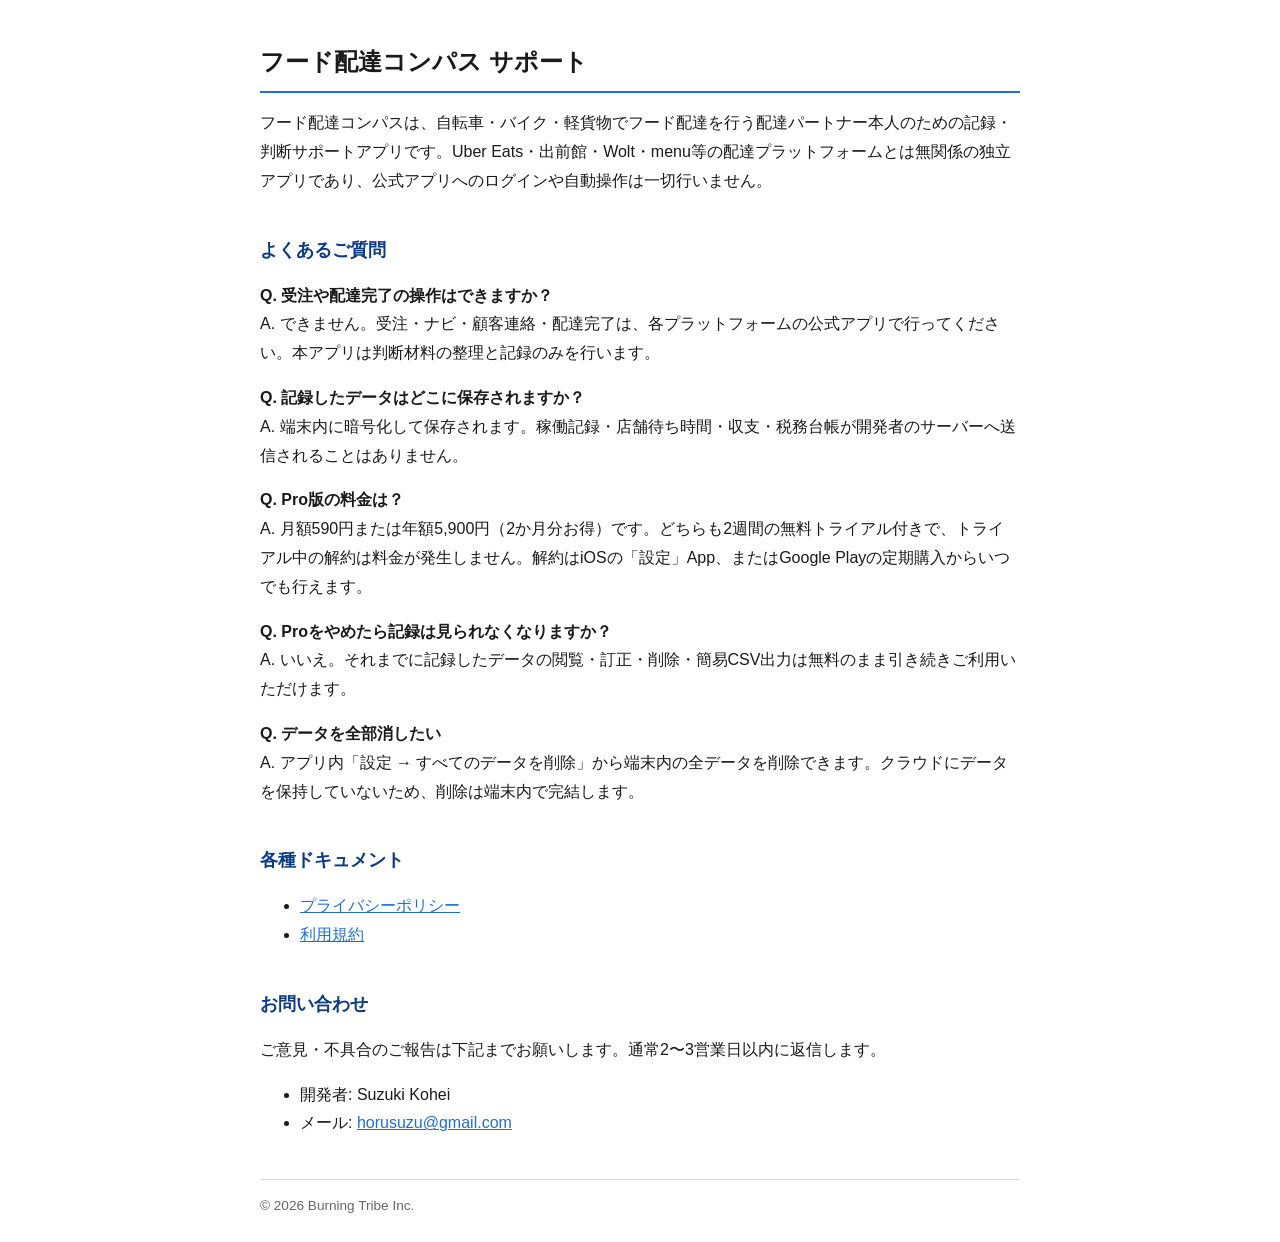
<file: index.html>
<!DOCTYPE html>
<html lang="ja">
<head>
<meta charset="utf-8">
<meta name="viewport" content="width=device-width, initial-scale=1">
<title>フード配達コンパス サポート</title>
<link rel="stylesheet" href="style.css">
</head>
<body>
<h1>フード配達コンパス サポート</h1>
<p>フード配達コンパスは、自転車・バイク・軽貨物でフード配達を行う配達パートナー本人のための記録・判断サポートアプリです。Uber Eats・出前館・Wolt・menu等の配達プラットフォームとは無関係の独立アプリであり、公式アプリへのログインや自動操作は一切行いません。</p>

<h2>よくあるご質問</h2>
<p><strong>Q. 受注や配達完了の操作はできますか？</strong><br>
A. できません。受注・ナビ・顧客連絡・配達完了は、各プラットフォームの公式アプリで行ってください。本アプリは判断材料の整理と記録のみを行います。</p>
<p><strong>Q. 記録したデータはどこに保存されますか？</strong><br>
A. 端末内に暗号化して保存されます。稼働記録・店舗待ち時間・収支・税務台帳が開発者のサーバーへ送信されることはありません。</p>
<p><strong>Q. Pro版の料金は？</strong><br>
A. 月額590円または年額5,900円（2か月分お得）です。どちらも2週間の無料トライアル付きで、トライアル中の解約は料金が発生しません。解約はiOSの「設定」App、またはGoogle Playの定期購入からいつでも行えます。</p>
<p><strong>Q. Proをやめたら記録は見られなくなりますか？</strong><br>
A. いいえ。それまでに記録したデータの閲覧・訂正・削除・簡易CSV出力は無料のまま引き続きご利用いただけます。</p>
<p><strong>Q. データを全部消したい</strong><br>
A. アプリ内「設定 → すべてのデータを削除」から端末内の全データを削除できます。クラウドにデータを保持していないため、削除は端末内で完結します。</p>

<h2>各種ドキュメント</h2>
<ul>
<li><a href="privacy.html">プライバシーポリシー</a></li>
<li><a href="terms.html">利用規約</a></li>
</ul>

<h2>お問い合わせ</h2>
<p>ご意見・不具合のご報告は下記までお願いします。通常2〜3営業日以内に返信します。</p>
<ul>
<li>開発者: Suzuki Kohei</li>
<li>メール: <a href="mailto:horusuzu@gmail.com">horusuzu@gmail.com</a></li>
</ul>
<footer>© 2026 Burning Tribe Inc.</footer>
</body>
</html>
</file>
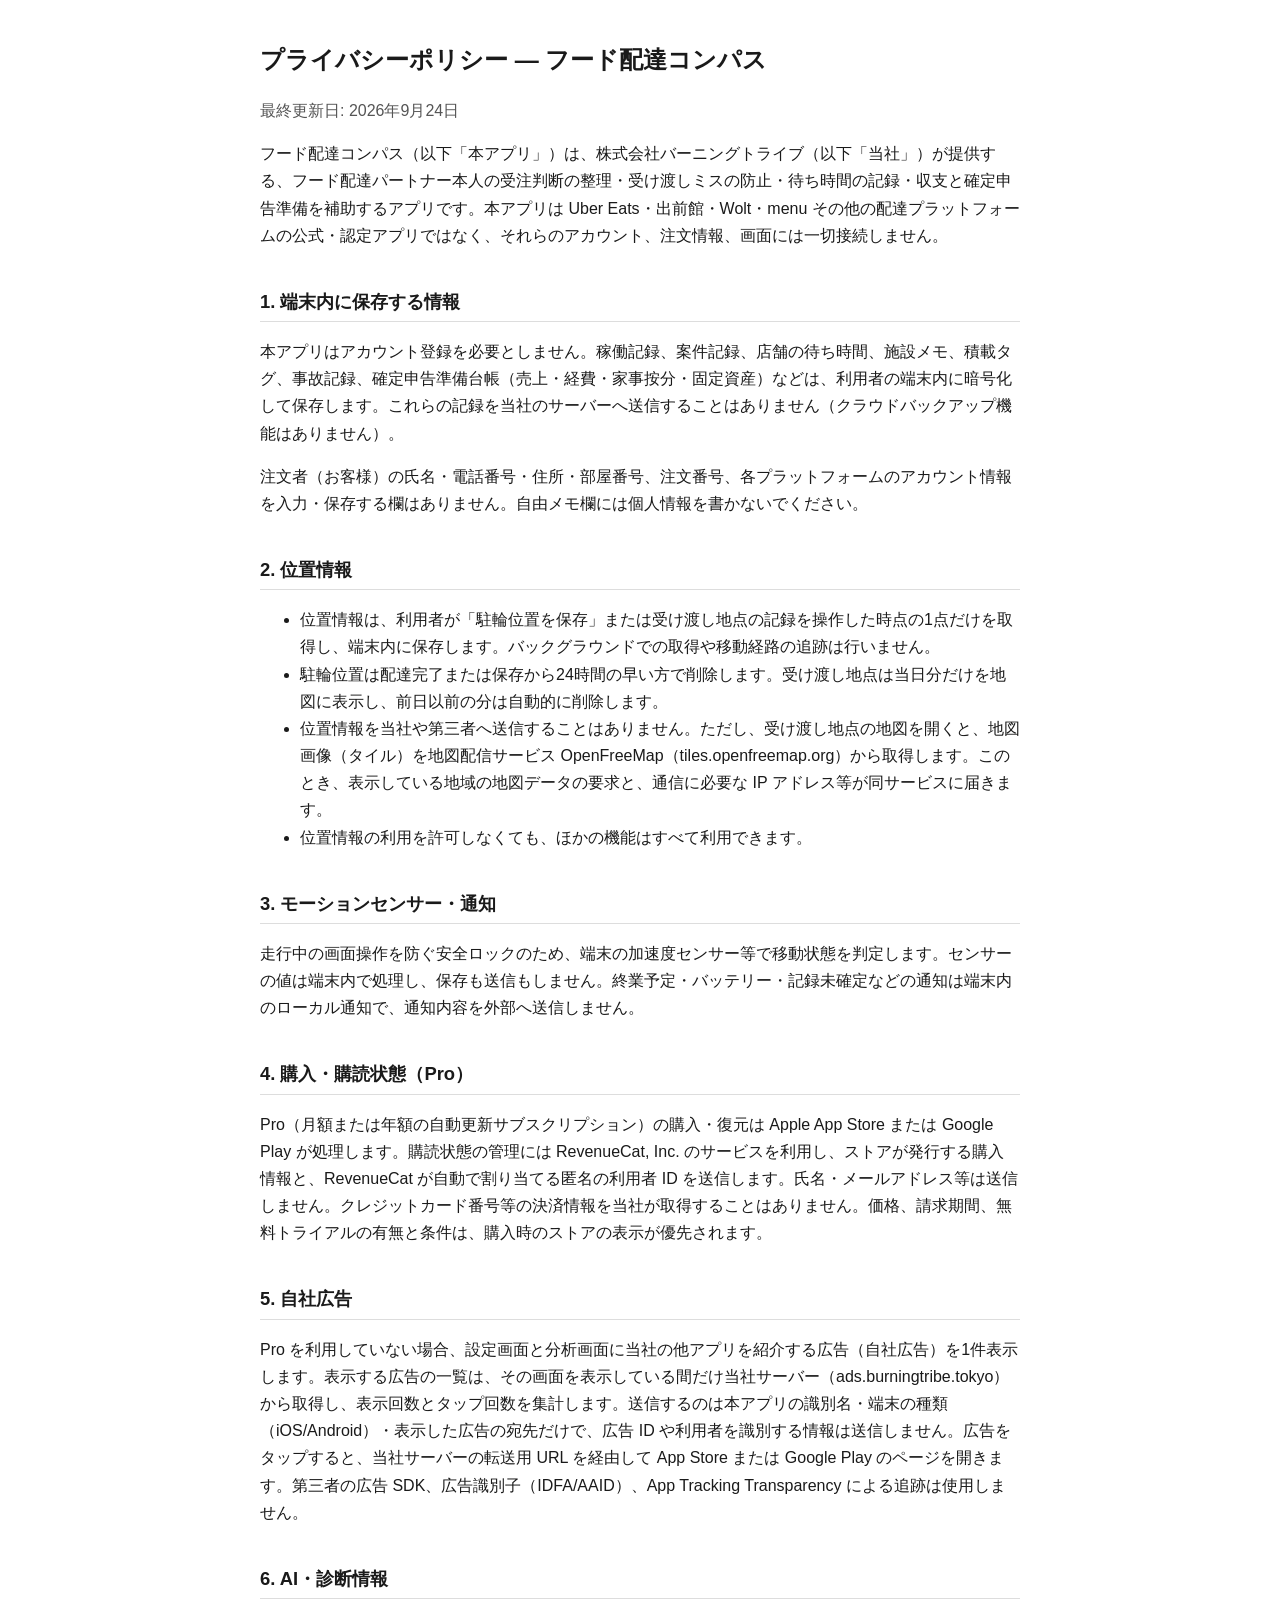
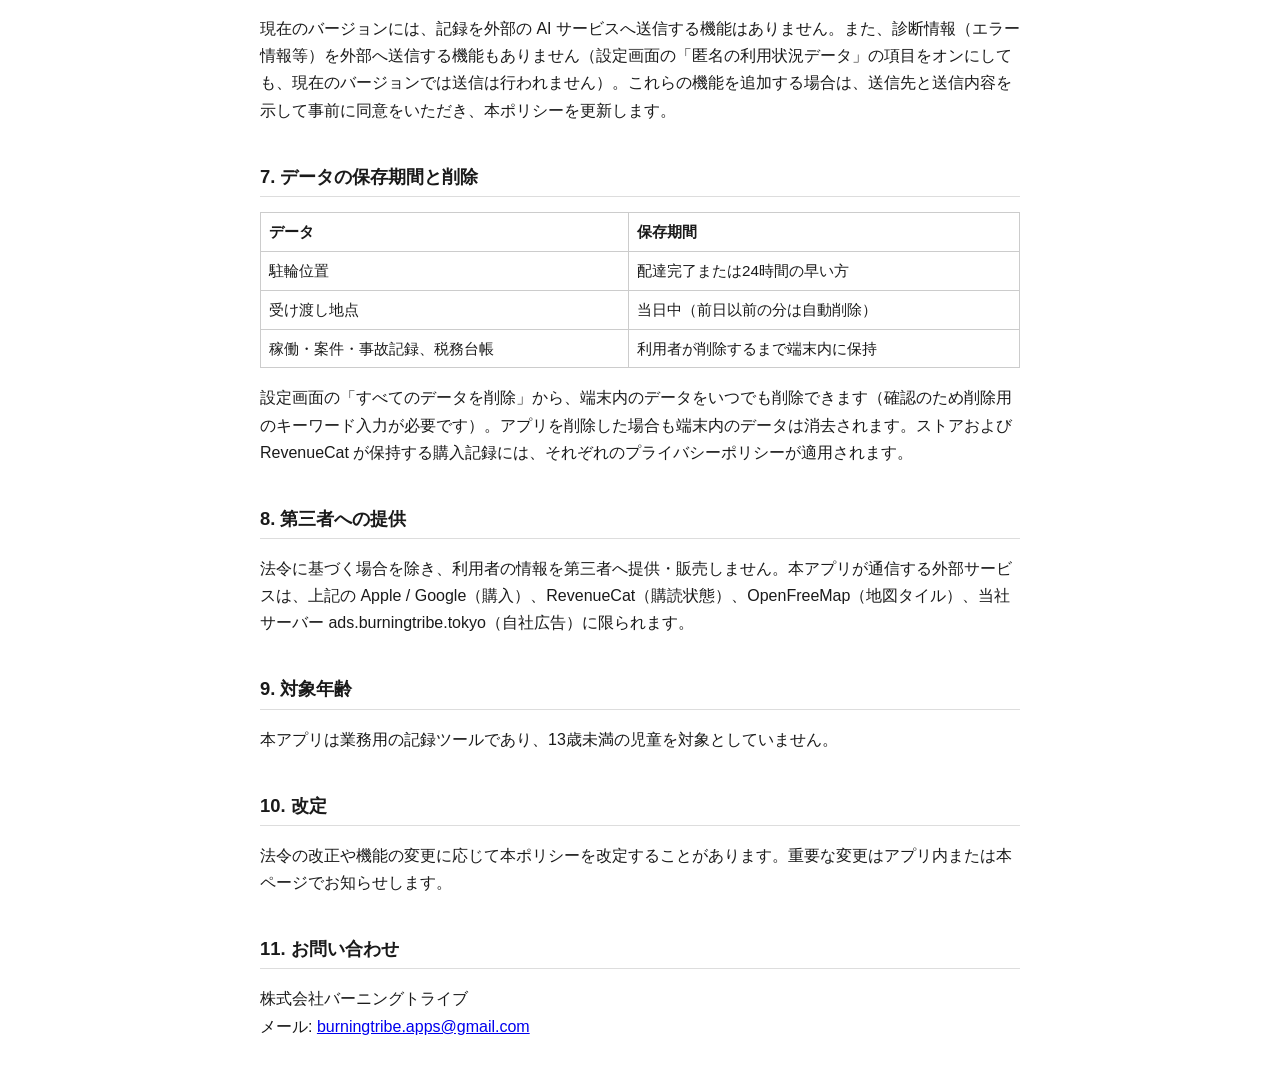
<file: privacy.html>
<!DOCTYPE html>
<html lang="ja">
<head>
<meta charset="utf-8">
<meta name="viewport" content="width=device-width, initial-scale=1">
<title>プライバシーポリシー — フード配達コンパス</title>
<style>
  body { font-family: -apple-system, BlinkMacSystemFont, "Hiragino Sans", "Noto Sans JP", sans-serif; line-height: 1.7; max-width: 760px; margin: 0 auto; padding: 24px 16px; color: #1a1a1a; background: #fff; }
  h1 { font-size: 1.5rem; }
  h2 { font-size: 1.15rem; margin-top: 2em; border-bottom: 1px solid #ddd; padding-bottom: 4px; }
  table { border-collapse: collapse; width: 100%; font-size: 0.95rem; }
  th, td { border: 1px solid #ccc; padding: 6px 8px; text-align: left; vertical-align: top; }
  .meta { color: #555; }
</style>
</head>
<body>
<h1>プライバシーポリシー — フード配達コンパス</h1>
<p class="meta">最終更新日: 2026年9月24日</p>

<p>フード配達コンパス（以下「本アプリ」）は、株式会社バーニングトライブ（以下「当社」）が提供する、フード配達パートナー本人の受注判断の整理・受け渡しミスの防止・待ち時間の記録・収支と確定申告準備を補助するアプリです。本アプリは Uber Eats・出前館・Wolt・menu その他の配達プラットフォームの公式・認定アプリではなく、それらのアカウント、注文情報、画面には一切接続しません。</p>

<h2>1. 端末内に保存する情報</h2>
<p>本アプリはアカウント登録を必要としません。稼働記録、案件記録、店舗の待ち時間、施設メモ、積載タグ、事故記録、確定申告準備台帳（売上・経費・家事按分・固定資産）などは、利用者の端末内に暗号化して保存します。これらの記録を当社のサーバーへ送信することはありません（クラウドバックアップ機能はありません）。</p>
<p>注文者（お客様）の氏名・電話番号・住所・部屋番号、注文番号、各プラットフォームのアカウント情報を入力・保存する欄はありません。自由メモ欄には個人情報を書かないでください。</p>

<h2>2. 位置情報</h2>
<ul>
  <li>位置情報は、利用者が「駐輪位置を保存」または受け渡し地点の記録を操作した時点の1点だけを取得し、端末内に保存します。バックグラウンドでの取得や移動経路の追跡は行いません。</li>
  <li>駐輪位置は配達完了または保存から24時間の早い方で削除します。受け渡し地点は当日分だけを地図に表示し、前日以前の分は自動的に削除します。</li>
  <li>位置情報を当社や第三者へ送信することはありません。ただし、受け渡し地点の地図を開くと、地図画像（タイル）を地図配信サービス OpenFreeMap（tiles.openfreemap.org）から取得します。このとき、表示している地域の地図データの要求と、通信に必要な IP アドレス等が同サービスに届きます。</li>
  <li>位置情報の利用を許可しなくても、ほかの機能はすべて利用できます。</li>
</ul>

<h2>3. モーションセンサー・通知</h2>
<p>走行中の画面操作を防ぐ安全ロックのため、端末の加速度センサー等で移動状態を判定します。センサーの値は端末内で処理し、保存も送信もしません。終業予定・バッテリー・記録未確定などの通知は端末内のローカル通知で、通知内容を外部へ送信しません。</p>

<h2>4. 購入・購読状態（Pro）</h2>
<p>Pro（月額または年額の自動更新サブスクリプション）の購入・復元は Apple App Store または Google Play が処理します。購読状態の管理には RevenueCat, Inc. のサービスを利用し、ストアが発行する購入情報と、RevenueCat が自動で割り当てる匿名の利用者 ID を送信します。氏名・メールアドレス等は送信しません。クレジットカード番号等の決済情報を当社が取得することはありません。価格、請求期間、無料トライアルの有無と条件は、購入時のストアの表示が優先されます。</p>

<h2>5. 自社広告</h2>
<p>Pro を利用していない場合、設定画面と分析画面に当社の他アプリを紹介する広告（自社広告）を1件表示します。表示する広告の一覧は、その画面を表示している間だけ当社サーバー（ads.burningtribe.tokyo）から取得し、表示回数とタップ回数を集計します。送信するのは本アプリの識別名・端末の種類（iOS/Android）・表示した広告の宛先だけで、広告 ID や利用者を識別する情報は送信しません。広告をタップすると、当社サーバーの転送用 URL を経由して App Store または Google Play のページを開きます。第三者の広告 SDK、広告識別子（IDFA/AAID）、App Tracking Transparency による追跡は使用しません。</p>

<h2>6. AI・診断情報</h2>
<p>現在のバージョンには、記録を外部の AI サービスへ送信する機能はありません。また、診断情報（エラー情報等）を外部へ送信する機能もありません（設定画面の「匿名の利用状況データ」の項目をオンにしても、現在のバージョンでは送信は行われません）。これらの機能を追加する場合は、送信先と送信内容を示して事前に同意をいただき、本ポリシーを更新します。</p>

<h2>7. データの保存期間と削除</h2>
<table>
  <tr><th>データ</th><th>保存期間</th></tr>
  <tr><td>駐輪位置</td><td>配達完了または24時間の早い方</td></tr>
  <tr><td>受け渡し地点</td><td>当日中（前日以前の分は自動削除）</td></tr>
  <tr><td>稼働・案件・事故記録、税務台帳</td><td>利用者が削除するまで端末内に保持</td></tr>
</table>
<p>設定画面の「すべてのデータを削除」から、端末内のデータをいつでも削除できます（確認のため削除用のキーワード入力が必要です）。アプリを削除した場合も端末内のデータは消去されます。ストアおよび RevenueCat が保持する購入記録には、それぞれのプライバシーポリシーが適用されます。</p>

<h2>8. 第三者への提供</h2>
<p>法令に基づく場合を除き、利用者の情報を第三者へ提供・販売しません。本アプリが通信する外部サービスは、上記の Apple / Google（購入）、RevenueCat（購読状態）、OpenFreeMap（地図タイル）、当社サーバー ads.burningtribe.tokyo（自社広告）に限られます。</p>

<h2>9. 対象年齢</h2>
<p>本アプリは業務用の記録ツールであり、13歳未満の児童を対象としていません。</p>

<h2>10. 改定</h2>
<p>法令の改正や機能の変更に応じて本ポリシーを改定することがあります。重要な変更はアプリ内または本ページでお知らせします。</p>

<h2>11. お問い合わせ</h2>
<p>株式会社バーニングトライブ<br>メール: <a href="mailto:burningtribe.apps@gmail.com">burningtribe.apps@gmail.com</a></p>
</body>
</html>
</file>
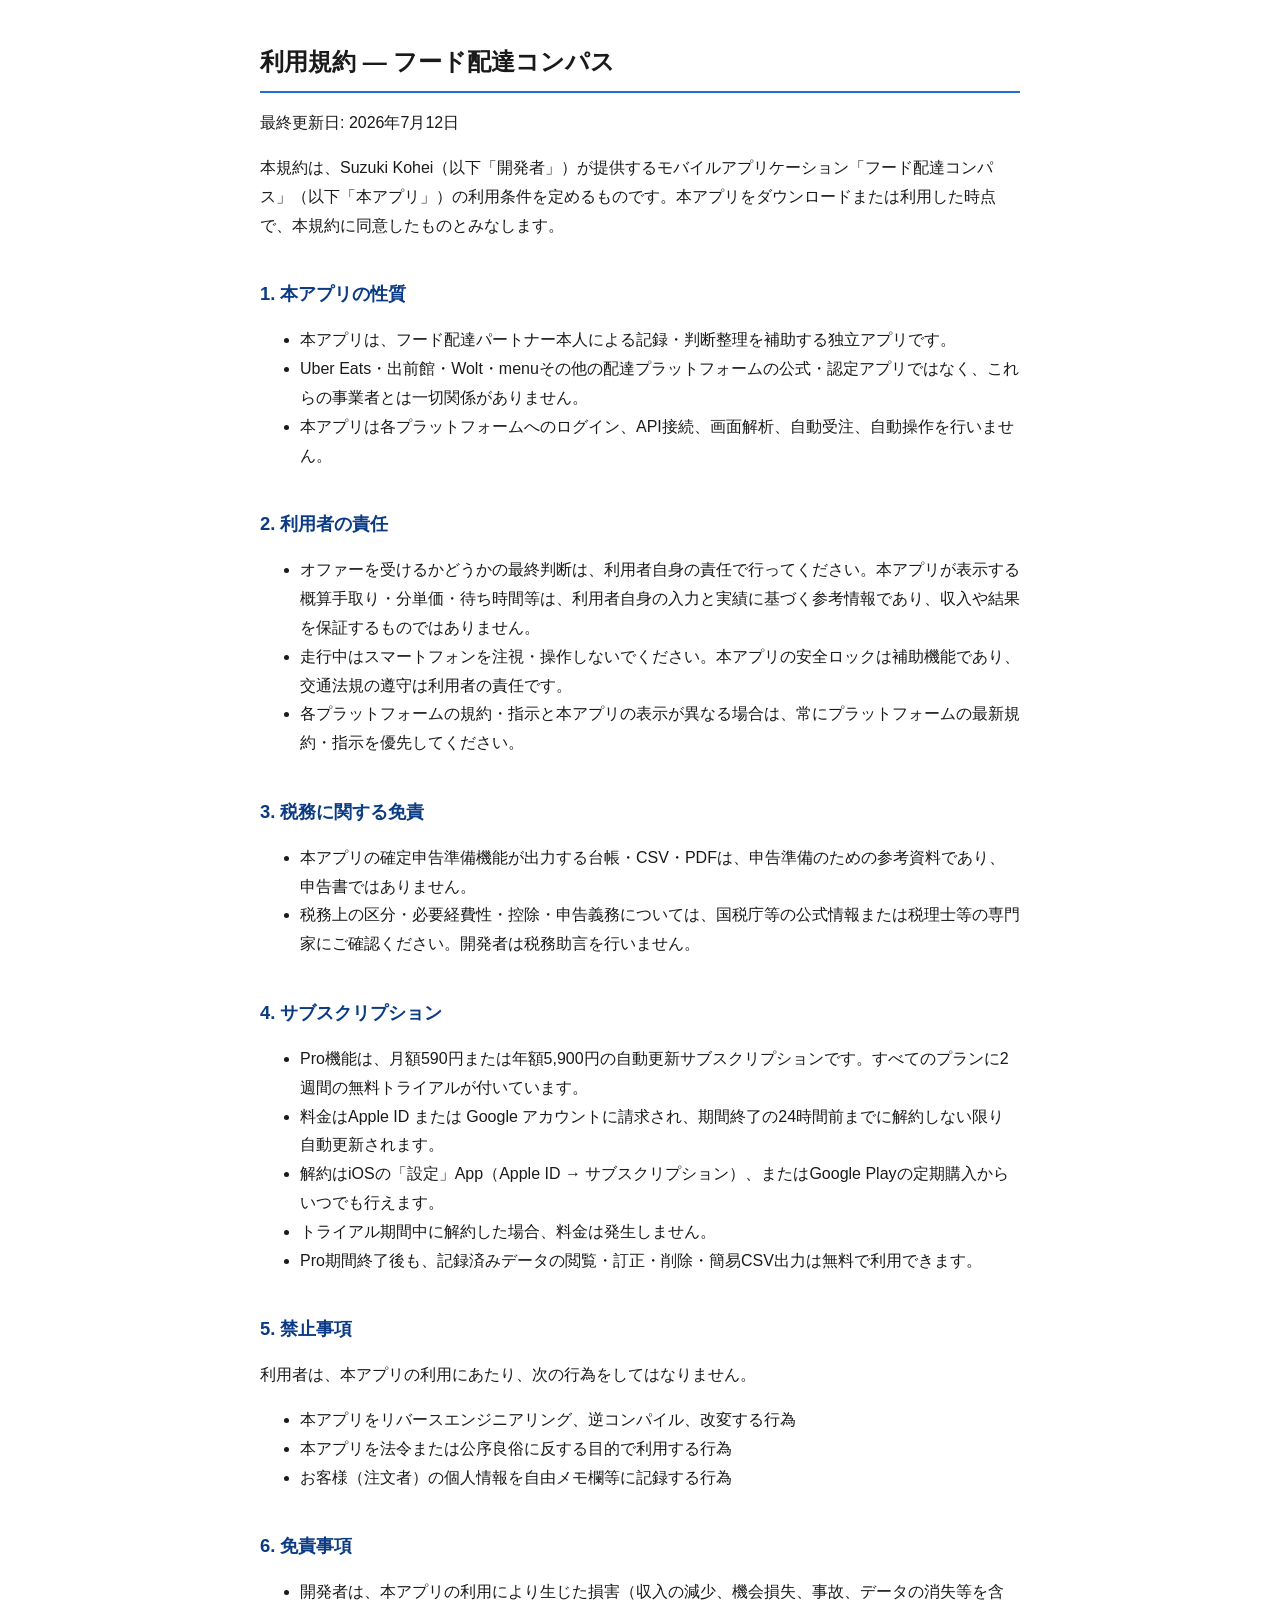
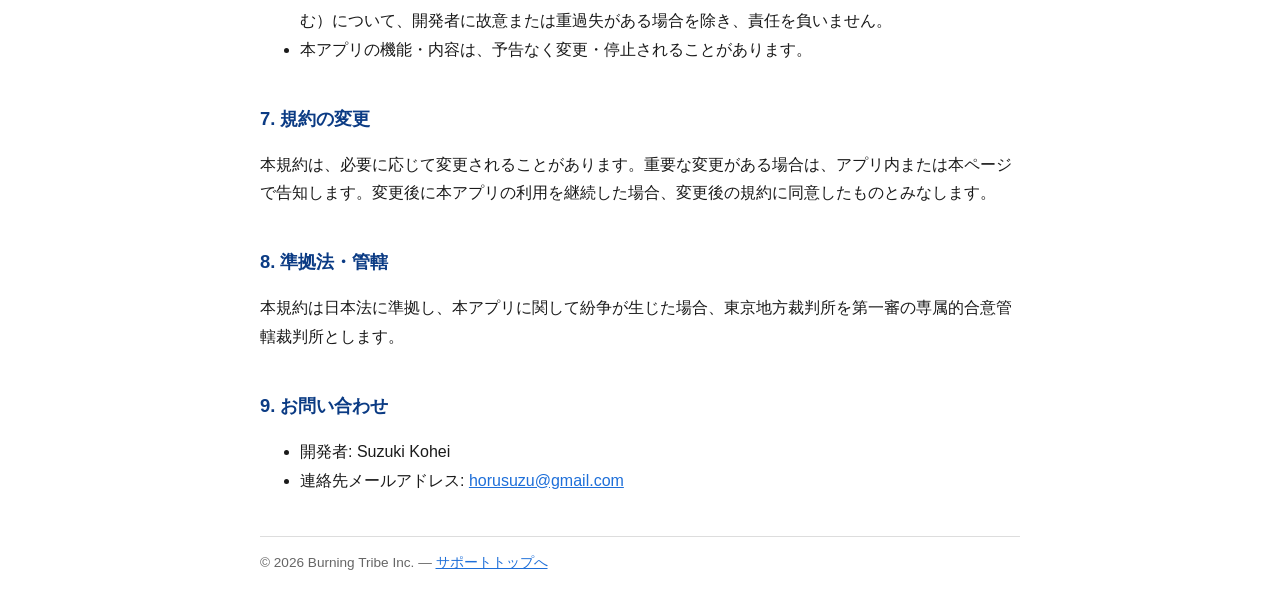
<file: terms.html>
<!DOCTYPE html>
<html lang="ja">
<head>
<meta charset="utf-8">
<meta name="viewport" content="width=device-width, initial-scale=1">
<title>利用規約 — フード配達コンパス</title>
<link rel="stylesheet" href="style.css">
</head>
<body>
<h1>利用規約 — フード配達コンパス</h1>
<p>最終更新日: 2026年7月12日</p>
<p>本規約は、Suzuki Kohei（以下「開発者」）が提供するモバイルアプリケーション「フード配達コンパス」（以下「本アプリ」）の利用条件を定めるものです。本アプリをダウンロードまたは利用した時点で、本規約に同意したものとみなします。</p>

<h2>1. 本アプリの性質</h2>
<ul>
<li>本アプリは、フード配達パートナー本人による記録・判断整理を補助する独立アプリです。</li>
<li>Uber Eats・出前館・Wolt・menuその他の配達プラットフォームの公式・認定アプリではなく、これらの事業者とは一切関係がありません。</li>
<li>本アプリは各プラットフォームへのログイン、API接続、画面解析、自動受注、自動操作を行いません。</li>
</ul>

<h2>2. 利用者の責任</h2>
<ul>
<li>オファーを受けるかどうかの最終判断は、利用者自身の責任で行ってください。本アプリが表示する概算手取り・分単価・待ち時間等は、利用者自身の入力と実績に基づく参考情報であり、収入や結果を保証するものではありません。</li>
<li>走行中はスマートフォンを注視・操作しないでください。本アプリの安全ロックは補助機能であり、交通法規の遵守は利用者の責任です。</li>
<li>各プラットフォームの規約・指示と本アプリの表示が異なる場合は、常にプラットフォームの最新規約・指示を優先してください。</li>
</ul>

<h2>3. 税務に関する免責</h2>
<ul>
<li>本アプリの確定申告準備機能が出力する台帳・CSV・PDFは、申告準備のための参考資料であり、申告書ではありません。</li>
<li>税務上の区分・必要経費性・控除・申告義務については、国税庁等の公式情報または税理士等の専門家にご確認ください。開発者は税務助言を行いません。</li>
</ul>

<h2>4. サブスクリプション</h2>
<ul>
<li>Pro機能は、月額590円または年額5,900円の自動更新サブスクリプションです。すべてのプランに2週間の無料トライアルが付いています。</li>
<li>料金はApple ID または Google アカウントに請求され、期間終了の24時間前までに解約しない限り自動更新されます。</li>
<li>解約はiOSの「設定」App（Apple ID → サブスクリプション）、またはGoogle Playの定期購入からいつでも行えます。</li>
<li>トライアル期間中に解約した場合、料金は発生しません。</li>
<li>Pro期間終了後も、記録済みデータの閲覧・訂正・削除・簡易CSV出力は無料で利用できます。</li>
</ul>

<h2>5. 禁止事項</h2>
<p>利用者は、本アプリの利用にあたり、次の行為をしてはなりません。</p>
<ul>
<li>本アプリをリバースエンジニアリング、逆コンパイル、改変する行為</li>
<li>本アプリを法令または公序良俗に反する目的で利用する行為</li>
<li>お客様（注文者）の個人情報を自由メモ欄等に記録する行為</li>
</ul>

<h2>6. 免責事項</h2>
<ul>
<li>開発者は、本アプリの利用により生じた損害（収入の減少、機会損失、事故、データの消失等を含む）について、開発者に故意または重過失がある場合を除き、責任を負いません。</li>
<li>本アプリの機能・内容は、予告なく変更・停止されることがあります。</li>
</ul>

<h2>7. 規約の変更</h2>
<p>本規約は、必要に応じて変更されることがあります。重要な変更がある場合は、アプリ内または本ページで告知します。変更後に本アプリの利用を継続した場合、変更後の規約に同意したものとみなします。</p>

<h2>8. 準拠法・管轄</h2>
<p>本規約は日本法に準拠し、本アプリに関して紛争が生じた場合、東京地方裁判所を第一審の専属的合意管轄裁判所とします。</p>

<h2>9. お問い合わせ</h2>
<ul>
<li>開発者: Suzuki Kohei</li>
<li>連絡先メールアドレス: <a href="mailto:horusuzu@gmail.com">horusuzu@gmail.com</a></li>
</ul>
<footer>© 2026 Burning Tribe Inc. — <a href="index.html">サポートトップへ</a></footer>
</body>
</html>
</file>
<file: style.css>
body{font-family:-apple-system,"Hiragino Sans",sans-serif;max-width:760px;margin:0 auto;padding:24px;line-height:1.8;color:#1a1a1a}
h1{font-size:1.5rem;border-bottom:2px solid #1E6FD9;padding-bottom:8px}
h2{font-size:1.15rem;margin-top:2em;color:#0b3b84}
table{border-collapse:collapse;width:100%}td,th{border:1px solid #ccc;padding:6px 10px;font-size:.95rem}
a{color:#1E6FD9}footer{margin-top:3em;font-size:.85rem;color:#666;border-top:1px solid #ddd;padding-top:1em}
</file>
